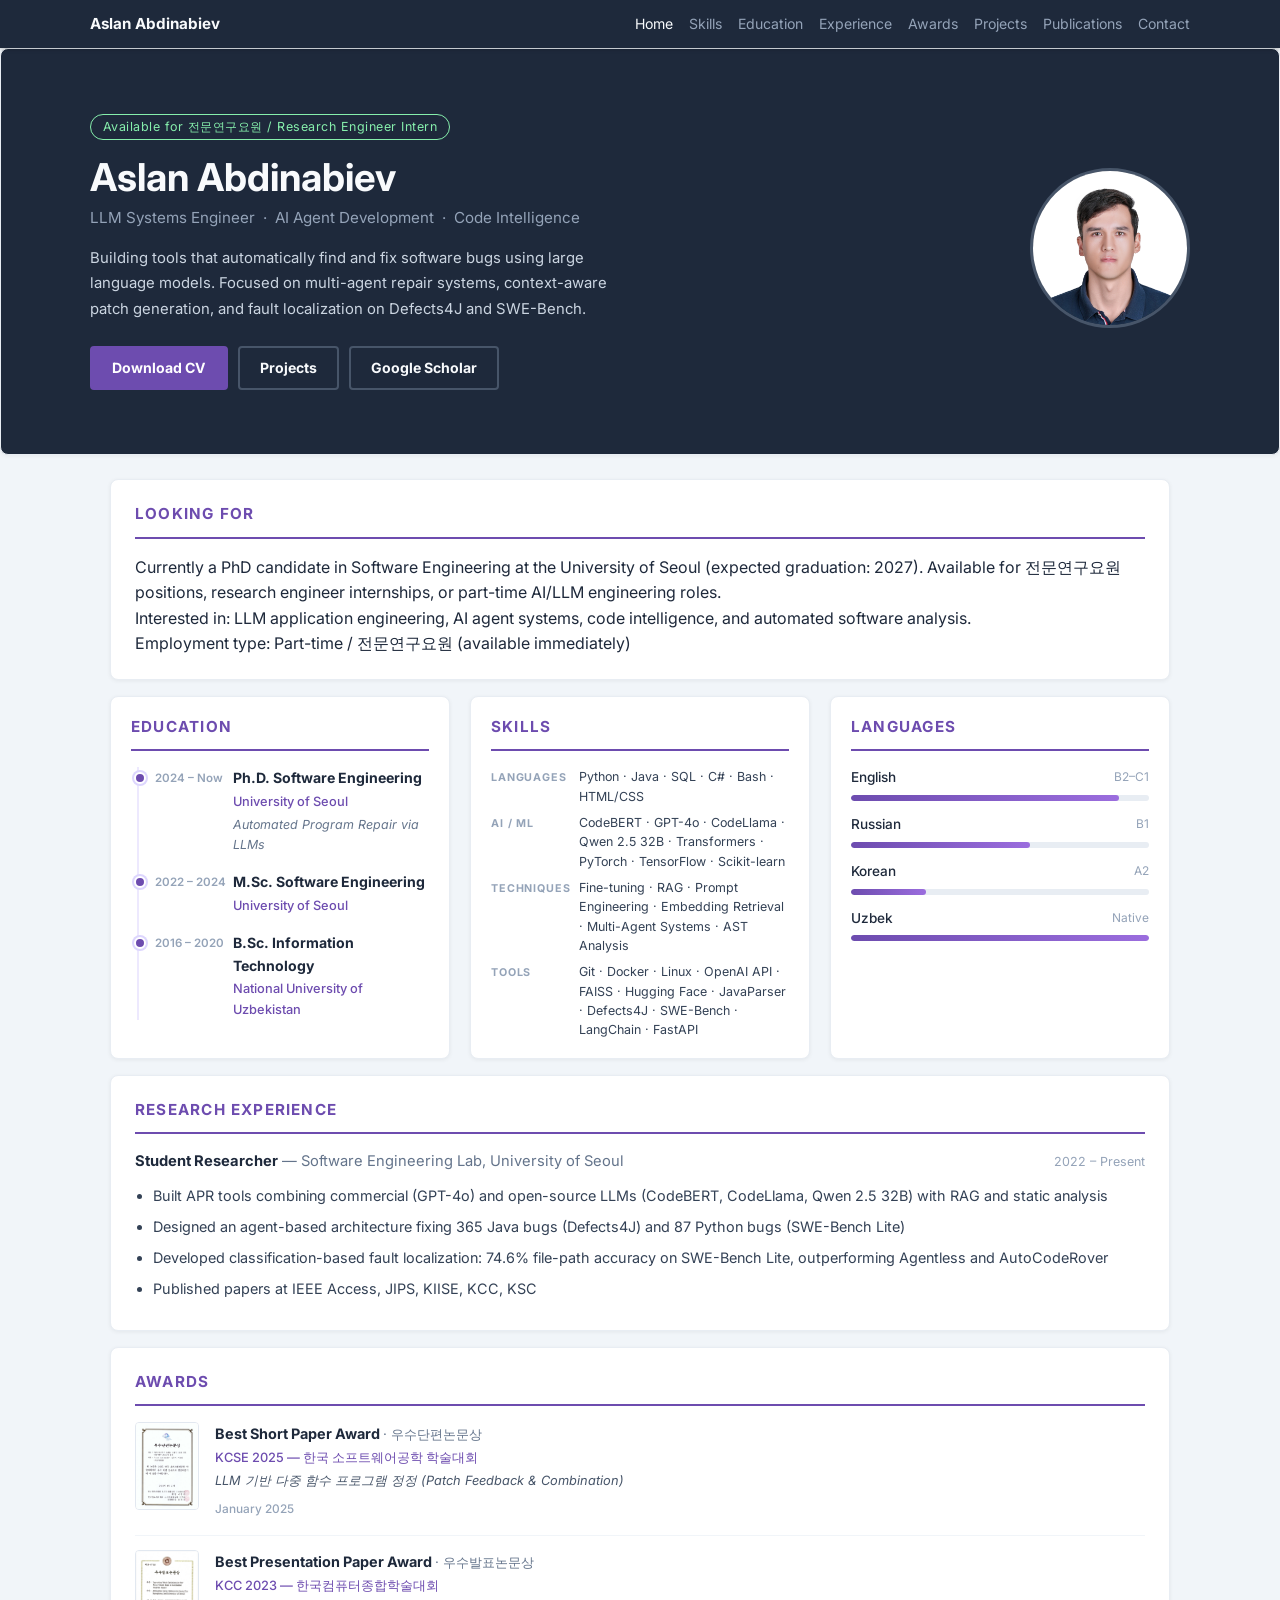
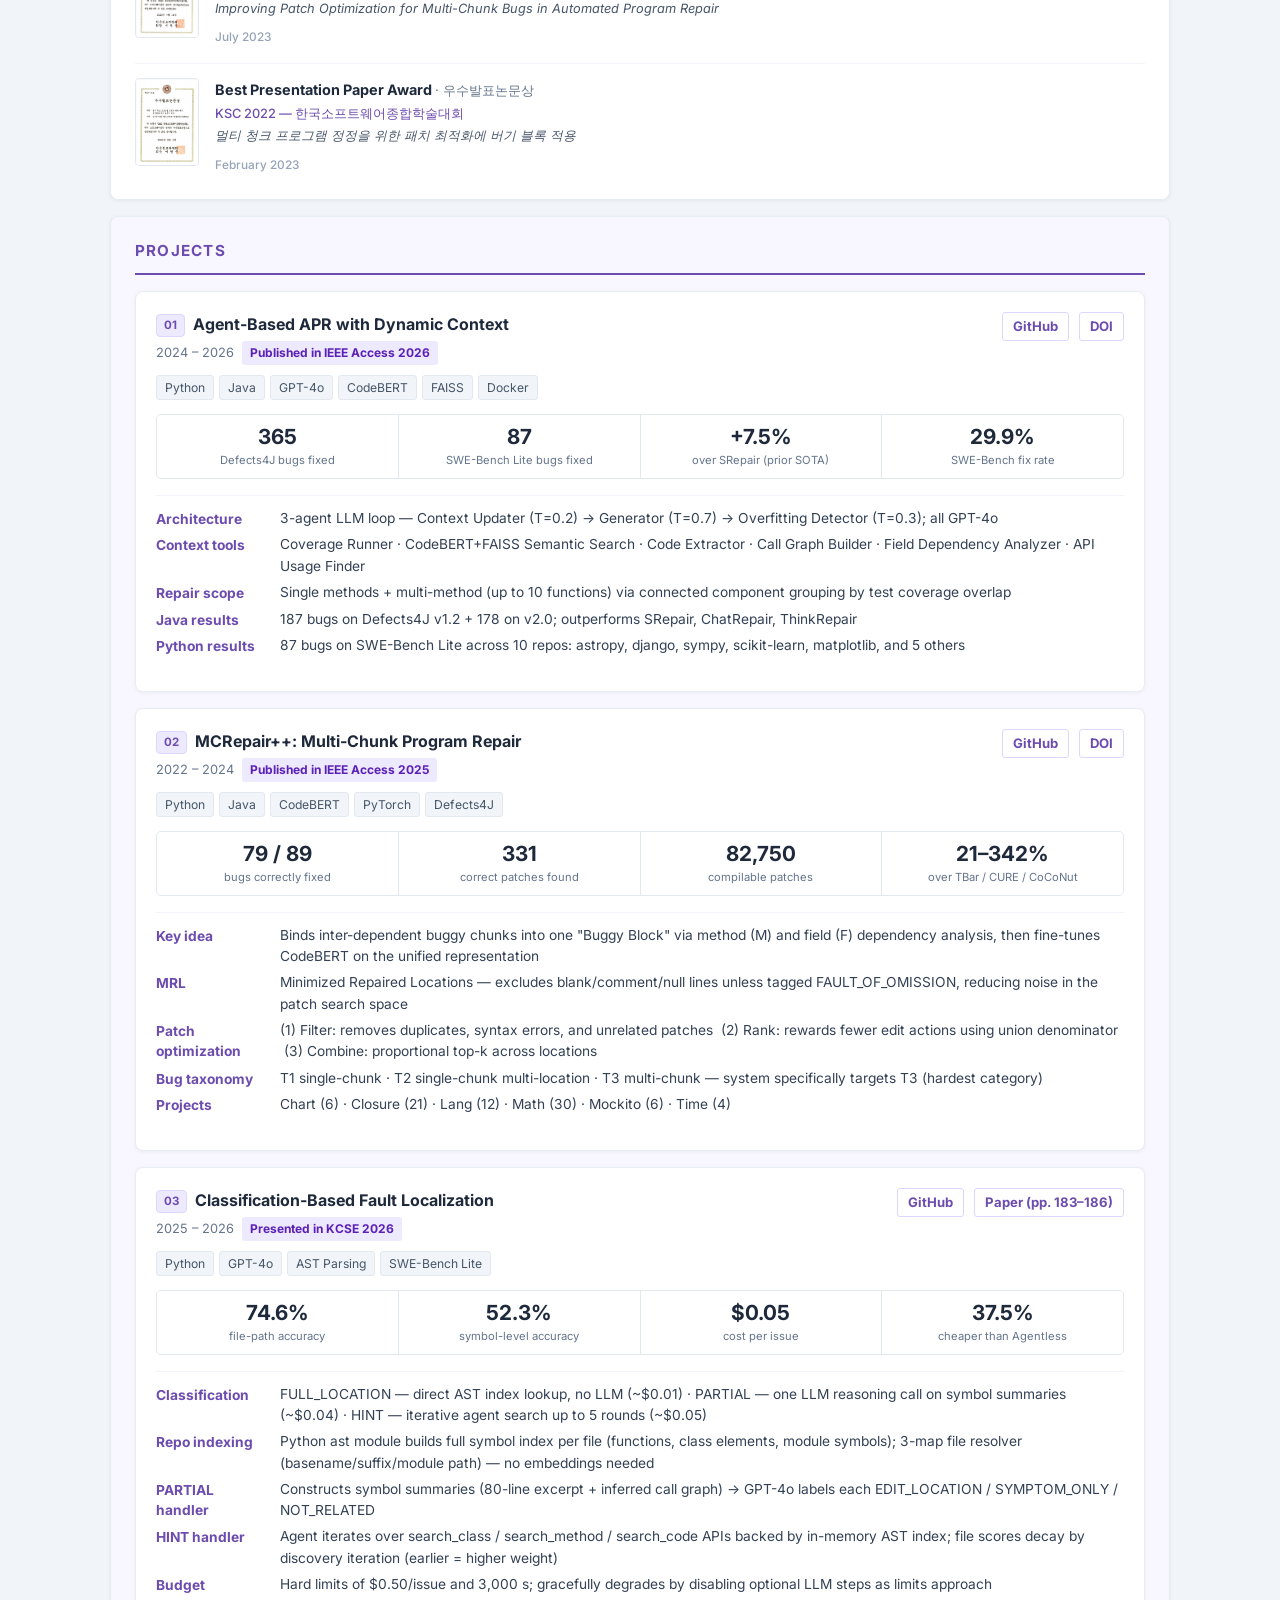
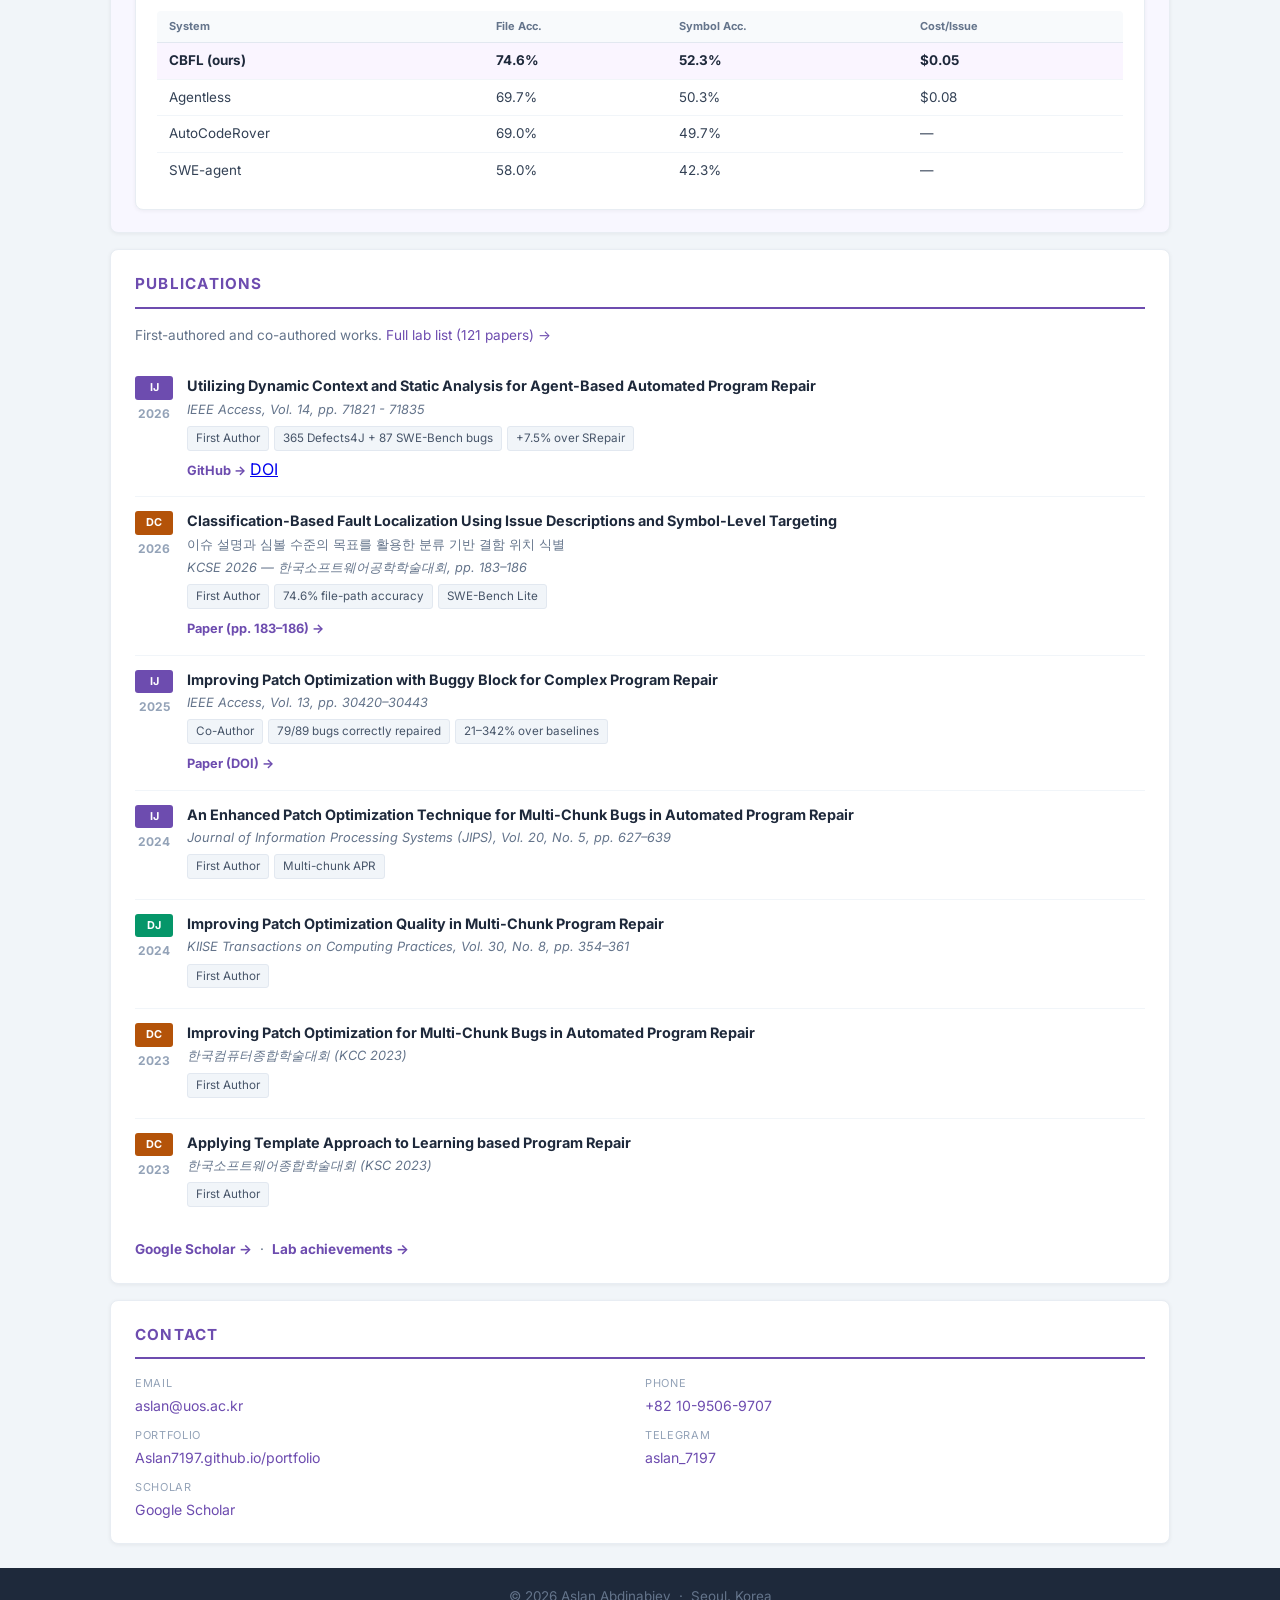
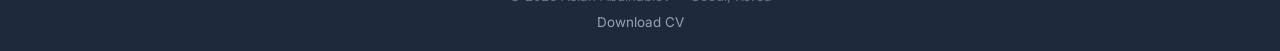
<file: index.html>
<!DOCTYPE html>
<html lang="en">
<head>
  <meta charset="UTF-8" />
  <meta name="viewport" content="width=device-width, initial-scale=1.0" />
  <title>Aslan Abdinabiev – LLM Research Engineer</title>
  <link rel="stylesheet" href="style.css" />
</head>
<body>

  <!-- Sticky Navigation -->
  <nav id="navbar">
    <div class="nav-inner">
      <span class="nav-name">Aslan Abdinabiev</span>
      <ul>
        <li><a href="#hero">Home</a></li>
        <li><a href="#skills">Skills</a></li>
        <li><a href="#education">Education</a></li>
        <li><a href="#research-experience">Experience</a></li>
        <li><a href="#awards">Awards</a></li>
        <li><a href="#projects">Projects</a></li>
        <li><a href="#publications">Publications</a></li>
        <li><a href="#contact">Contact</a></li>
      </ul>
    </div>
  </nav>

  <!-- Hero -->
  <section id="hero">
    <div class="hero-inner">
      <div class="hero-text">
        <p class="hero-badge">Available for 전문연구요원 / Research Engineer Intern</p>
        <h1>Aslan Abdinabiev</h1>
        <p class="hero-role">LLM Systems Engineer &nbsp;·&nbsp; AI Agent Development &nbsp;·&nbsp; Code Intelligence</p>
        <p class="hero-desc">
          Building tools that automatically find and fix software bugs using large language models.
          Focused on multi-agent repair systems, context-aware patch generation, and fault localization on Defects4J and SWE-Bench.
        </p>
        <div class="hero-buttons">
          <a href="files/Aslan_CV(2026.04).pdf" download class="btn btn-primary">Download CV</a>
          <a href="#projects" class="btn btn-outline">Projects</a>
          <a href="https://scholar.google.com/citations?hl=en&user=W-YakaQAAAAJ&view_op=list_works&sortby=pubdate" target="_blank" class="btn btn-outline">Google Scholar</a>
        </div>
      </div>
      <div class="hero-photo">
        <img src="photo.jpg" alt="Aslan Abdinabiev" />
      </div>
    </div>
  </section>

  <main>

    <!-- Looking For -->
    <section id="looking-for">
      <h2>Looking For</h2>
      <p>
        Currently a PhD candidate in Software Engineering at the University of Seoul
        (expected graduation: 2027). Available for 전문연구요원 positions,
        research engineer internships, or part-time AI/LLM engineering roles.
      </p>
      <p>
        Interested in: LLM application engineering, AI agent systems, code intelligence,
        and automated software analysis.
      </p>
      <p>
        Employment type: Part-time / 전문연구요원 (available immediately)
      </p>
    </section>

    <!-- ── Top row: Education · Skills · Languages ── -->
    <div class="top-row">

      <section id="education">
        <h2>Education</h2>
        <div class="edu-timeline">
          <div class="edu-item">
            <div class="edu-year">2024 – Now</div>
            <div class="edu-body">
              <p class="edu-degree">Ph.D. Software Engineering</p>
              <p class="edu-school"><a href="https://www.uos.ac.kr/main.do" target="_blank">University of Seoul</a></p>
              <p class="edu-note">Automated Program Repair via LLMs</p>
            </div>
          </div>
          <div class="edu-item">
            <div class="edu-year">2022 – 2024</div>
            <div class="edu-body">
              <p class="edu-degree">M.Sc. Software Engineering</p>
              <p class="edu-school"><a href="https://www.uos.ac.kr/main.do" target="_blank">University of Seoul</a></p>
            </div>
          </div>
          <div class="edu-item">
            <div class="edu-year">2016 – 2020</div>
            <div class="edu-body">
              <p class="edu-degree">B.Sc. Information Technology</p>
              <p class="edu-school"><a href="https://nuu.uz/en/" target="_blank">National University of Uzbekistan</a></p>
            </div>
          </div>
        </div>
      </section>

      <section id="skills">
        <h2>Skills</h2>
        <div class="skill-group">
          <span class="skill-label">Languages</span>
          <p>Python · Java · SQL · C# · Bash · HTML/CSS</p>
        </div>
        <div class="skill-group">
          <span class="skill-label">AI / ML</span>
          <p>CodeBERT · GPT-4o · CodeLlama · Qwen 2.5 32B · Transformers · PyTorch · TensorFlow · Scikit-learn</p>
        </div>
        <div class="skill-group">
          <span class="skill-label">Techniques</span>
          <p>Fine-tuning · RAG · Prompt Engineering · Embedding Retrieval · Multi-Agent Systems · AST Analysis</p>
        </div>
        <div class="skill-group">
          <span class="skill-label">Tools</span>
          <p>Git · Docker · Linux · OpenAI API · FAISS · Hugging Face · JavaParser · Defects4J · SWE-Bench · LangChain · FastAPI</p>
        </div>
      </section>

      <section id="languages">
        <h2>Languages</h2>
        <div class="language">
          <div class="lang-row"><span>English</span><span class="lang-level">B2–C1</span></div>
          <div class="progress-bar"><div class="progress" style="width:90%"></div></div>
        </div>
        <div class="language">
          <div class="lang-row"><span>Russian</span><span class="lang-level">B1</span></div>
          <div class="progress-bar"><div class="progress" style="width:60%"></div></div>
        </div>
        <div class="language">
          <div class="lang-row"><span>Korean</span><span class="lang-level">A2</span></div>
          <div class="progress-bar"><div class="progress" style="width:25%"></div></div>
        </div>
        <div class="language">
          <div class="lang-row"><span>Uzbek</span><span class="lang-level">Native</span></div>
          <div class="progress-bar"><div class="progress" style="width:100%"></div></div>
        </div>
      </section>

    </div><!-- /top-row -->

    <!-- ── Full-width sections ── -->

        <!-- Research Experience -->
        <section id="research-experience">
          <h2>Research Experience</h2>
          <div class="exp-header">
            <div>
              <strong>Student Researcher</strong>
              <span class="exp-org">— Software Engineering Lab, University of Seoul</span>
            </div>
            <span class="exp-date">2022 – Present</span>
          </div>
          <ul class="exp-bullets">
            <li>Built APR tools combining commercial (GPT-4o) and open-source LLMs (CodeBERT, CodeLlama, Qwen 2.5 32B) with RAG and static analysis</li>
            <li>Designed an agent-based architecture fixing 365 Java bugs (Defects4J) and 87 Python bugs (SWE-Bench Lite)</li>
            <li>Developed classification-based fault localization: 74.6% file-path accuracy on SWE-Bench Lite, outperforming Agentless and AutoCodeRover</li>
            <li>Published papers at IEEE Access, JIPS, KIISE, KCC, KSC</li>
          </ul>
        </section>

        <!-- Awards -->
        <section id="awards">
          <h2>Awards</h2>
          <div class="award-list">

            <div class="award-item">
              <a href="awards/KSCE2025.png" target="_blank" class="award-thumb-link">
                <img src="awards/KSCE2025.png" alt="Best Short Paper Award KCSE 2025" class="award-thumb" />
              </a>
              <div class="award-body">
                <p class="award-name">Best Short Paper Award <span class="award-kr">· 우수단편논문상</span></p>
                <p class="award-venue">KCSE 2025 — 한국 소프트웨어공학 학술대회</p>
                <p class="award-paper">LLM 기반 다중 함수 프로그램 정정 (Patch Feedback &amp; Combination)</p>
                <span class="award-date">January 2025</span>
              </div>
            </div>

            <div class="award-item">
              <a href="awards/KSC2023.png" target="_blank" class="award-thumb-link">
                <img src="awards/KSC2023.png" alt="Best Presentation Paper Award KCC 2023" class="award-thumb" />
              </a>
              <div class="award-body">
                <p class="award-name">Best Presentation Paper Award <span class="award-kr">· 우수발표논문상</span></p>
                <p class="award-venue">KCC 2023 — 한국컴퓨터종합학술대회</p>
                <p class="award-paper">Improving Patch Optimization for Multi-Chunk Bugs in Automated Program Repair</p>
                <span class="award-date">July 2023</span>
              </div>
            </div>

            <div class="award-item">
              <a href="awards/KCC2022.png" target="_blank" class="award-thumb-link">
                <img src="awards/KCC2022.png" alt="Best Presentation Paper Award KSC 2022" class="award-thumb" />
              </a>
              <div class="award-body">
                <p class="award-name">Best Presentation Paper Award <span class="award-kr">· 우수발표논문상</span></p>
                <p class="award-venue">KSC 2022 — 한국소프트웨어종합학술대회</p>
                <p class="award-paper">멀티 청크 프로그램 정정을 위한 패치 최적화에 버기 블록 적용</p>
                <span class="award-date">February 2023</span>
              </div>
            </div>

          </div>
        </section>

        <!-- Projects -->
        <section id="projects">
          <h2>Projects</h2>

          <!-- Project 1 -->
          <div class="project-card">
            <div class="proj-top">
              <div class="proj-title-block">
                <h3><span class="proj-num">01</span> Agent-Based APR with Dynamic Context</h3>
                <div class="proj-meta">
                  <span class="proj-year">2024 – 2026</span>
                  <span class="proj-chip">Published in IEEE Access 2026</span>
                </div>
              </div>
              <div class="proj-actions">
                <a href="https://github.com/soft7197/dcsa4apr" target="_blank">GitHub</a>
                <a href="https://doi.org/10.1109/ACCESS.2026.3691783" target="_blank">DOI</a>
              </div>
            </div>

            <div class="proj-stack">
              <span>Python</span><span>Java</span><span>GPT-4o</span><span>CodeBERT</span><span>FAISS</span><span>Docker</span>
            </div>

            <div class="proj-metrics">
              <div class="proj-metric">
                <strong>365</strong>
                <span>Defects4J bugs fixed</span>
              </div>
              <div class="proj-metric">
                <strong>87</strong>
                <span>SWE-Bench Lite bugs fixed</span>
              </div>
              <div class="proj-metric">
                <strong>+7.5%</strong>
                <span>over SRepair (prior SOTA)</span>
              </div>
              <div class="proj-metric">
                <strong>29.9%</strong>
                <span>SWE-Bench fix rate</span>
              </div>
            </div>

            <dl class="proj-specs">
              <dt>Architecture</dt>
              <dd>3-agent LLM loop — Context Updater (T=0.2) → Generator (T=0.7) → Overfitting Detector (T=0.3); all GPT-4o</dd>

              <dt>Context tools</dt>
              <dd>Coverage Runner · CodeBERT+FAISS Semantic Search · Code Extractor · Call Graph Builder · Field Dependency Analyzer · API Usage Finder</dd>

              <dt>Repair scope</dt>
              <dd>Single methods + multi-method (up to 10 functions) via connected component grouping by test coverage overlap</dd>

              <dt>Java results</dt>
              <dd>187 bugs on Defects4J v1.2 + 178 on v2.0; outperforms SRepair, ChatRepair, ThinkRepair</dd>

              <dt>Python results</dt>
              <dd>87 bugs on SWE-Bench Lite across 10 repos: astropy, django, sympy, scikit-learn, matplotlib, and 5 others</dd>
            </dl>
          </div>

          <!-- Project 2 -->
          <div class="project-card">
            <div class="proj-top">
              <div class="proj-title-block">
                <h3><span class="proj-num">02</span> MCRepair++: Multi-Chunk Program Repair</h3>
                <div class="proj-meta">
                  <span class="proj-year">2022 – 2024</span>
                  <span class="proj-chip">Published in IEEE Access 2025</span>
                </div>
              </div>
              <div class="proj-actions">
                <a href="https://github.com/kimjisung78/MCRepair-Plus-Plus" target="_blank">GitHub</a>
                <a href="https://doi.org/10.1109/ACCESS.2025.3541336" target="_blank">DOI</a>
              </div>
            </div>

            <div class="proj-stack">
              <span>Python</span><span>Java</span><span>CodeBERT</span><span>PyTorch</span><span>Defects4J</span>
            </div>

            <div class="proj-metrics">
              <div class="proj-metric">
                <strong>79 / 89</strong>
                <span>bugs correctly fixed</span>
              </div>
              <div class="proj-metric">
                <strong>331</strong>
                <span>correct patches found</span>
              </div>
              <div class="proj-metric">
                <strong>82,750</strong>
                <span>compilable patches</span>
              </div>
              <div class="proj-metric">
                <strong>21–342%</strong>
                <span>over TBar / CURE / CoCoNut</span>
              </div>
            </div>

            <dl class="proj-specs">
              <dt>Key idea</dt>
              <dd>Binds inter-dependent buggy chunks into one "Buggy Block" via method (M) and field (F) dependency analysis, then fine-tunes CodeBERT on the unified representation</dd>

              <dt>MRL</dt>
              <dd>Minimized Repaired Locations — excludes blank/comment/null lines unless tagged FAULT_OF_OMISSION, reducing noise in the patch search space</dd>

              <dt>Patch optimization</dt>
              <dd>(1) Filter: removes duplicates, syntax errors, and unrelated patches &nbsp;(2) Rank: rewards fewer edit actions using union denominator &nbsp;(3) Combine: proportional top-k across locations</dd>

              <dt>Bug taxonomy</dt>
              <dd>T1 single-chunk · T2 single-chunk multi-location · T3 multi-chunk — system specifically targets T3 (hardest category)</dd>

              <dt>Projects</dt>
              <dd>Chart (6) · Closure (21) · Lang (12) · Math (30) · Mockito (6) · Time (4)</dd>
            </dl>
          </div>

          <!-- Project 3 -->
          <div class="project-card">
            <div class="proj-top">
              <div class="proj-title-block">
                <h3><span class="proj-num">03</span> Classification-Based Fault Localization</h3>
                <div class="proj-meta">
                  <span class="proj-year">2025 – 2026</span>
                  <span class="proj-chip">Presented in KCSE 2026</span>
                </div>
              </div>
              <div class="proj-actions">
                <a href="https://github.com/soft7197/cbfl" target="_blank">GitHub</a>
                <a href="https://kcse.sigsoft.or.kr/2026/files/KCSE-2026-proceedings.pdf" target="_blank">Paper (pp. 183–186)</a>
              </div>
            </div>

            <div class="proj-stack">
              <span>Python</span><span>GPT-4o</span><span>AST Parsing</span><span>SWE-Bench Lite</span>
            </div>

            <div class="proj-metrics">
              <div class="proj-metric">
                <strong>74.6%</strong>
                <span>file-path accuracy</span>
              </div>
              <div class="proj-metric">
                <strong>52.3%</strong>
                <span>symbol-level accuracy</span>
              </div>
              <div class="proj-metric">
                <strong>$0.05</strong>
                <span>cost per issue</span>
              </div>
              <div class="proj-metric">
                <strong>37.5%</strong>
                <span>cheaper than Agentless</span>
              </div>
            </div>

            <dl class="proj-specs">
              <dt>Classification</dt>
              <dd>FULL_LOCATION — direct AST index lookup, no LLM (~$0.01) · PARTIAL — one LLM reasoning call on symbol summaries (~$0.04) · HINT — iterative agent search up to 5 rounds (~$0.05)</dd>

              <dt>Repo indexing</dt>
              <dd>Python ast module builds full symbol index per file (functions, class elements, module symbols); 3-map file resolver (basename/suffix/module path) — no embeddings needed</dd>

              <dt>PARTIAL handler</dt>
              <dd>Constructs symbol summaries (80-line excerpt + inferred call graph) → GPT-4o labels each EDIT_LOCATION / SYMPTOM_ONLY / NOT_RELATED</dd>

              <dt>HINT handler</dt>
              <dd>Agent iterates over search_class / search_method / search_code APIs backed by in-memory AST index; file scores decay by discovery iteration (earlier = higher weight)</dd>

              <dt>Budget</dt>
              <dd>Hard limits of $0.50/issue and 3,000 s; gracefully degrades by disabling optional LLM steps as limits approach</dd>
            </dl>

            <table class="cmp-table">
              <thead>
                <tr><th>System</th><th>File Acc.</th><th>Symbol Acc.</th><th>Cost/Issue</th></tr>
              </thead>
              <tbody>
                <tr class="ours"><td><strong>CBFL (ours)</strong></td><td><strong>74.6%</strong></td><td><strong>52.3%</strong></td><td><strong>$0.05</strong></td></tr>
                <tr><td>Agentless</td><td>69.7%</td><td>50.3%</td><td>$0.08</td></tr>
                <tr><td>AutoCodeRover</td><td>69.0%</td><td>49.7%</td><td>—</td></tr>
                <tr><td>SWE-agent</td><td>58.0%</td><td>42.3%</td><td>—</td></tr>
              </tbody>
            </table>
          </div>
        </section>

        <!-- Publications -->
        <section id="publications">
          <h2>Publications</h2>
          <p class="pub-note">
            First-authored and co-authored works.
            <a href="https://selab.uos.ac.kr/lab-achievements" target="_blank">Full lab list (121 papers) →</a>
          </p>

          <div class="pub-list">
            <div class="pub-item">
              <div class="pub-left">
                <span class="pub-badge ij">IJ</span>
                <span class="pub-year">2026</span>
              </div>
              <div class="pub-right">
                <p class="pub-title">Utilizing Dynamic Context and Static Analysis for Agent-Based Automated Program Repair</p>
                <p class="pub-venue">IEEE Access, Vol. 14, pp. 71821 - 71835</p>
                <div class="pub-chips">
                  <span>First Author</span><span>365 Defects4J + 87 SWE-Bench bugs</span><span>+7.5% over SRepair</span>
                </div>
                <a href="https://github.com/soft7197/dcsa4apr" target="_blank" class="pub-link">GitHub →</a>
                <a href="https://doi.org/10.1109/ACCESS.2026.3691783" target="_blank">DOI</a>
              </div>
            </div>

            
            <div class="pub-item">
              <div class="pub-left">
                <span class="pub-badge dc">DC</span>
                <span class="pub-year">2026</span>
              </div>
              <div class="pub-right">
                <p class="pub-title">Classification-Based Fault Localization Using Issue Descriptions and Symbol-Level Targeting</p>
                <p class="pub-title-kr">이슈 설명과 심볼 수준의 목표를 활용한 분류 기반 결함 위치 식별</p>
                <p class="pub-venue">KCSE 2026 — 한국소프트웨어공학학술대회, pp. 183–186</p>
                <div class="pub-chips">
                  <span>First Author</span><span>74.6% file-path accuracy</span><span>SWE-Bench Lite</span>
                </div>
                <a href="https://kcse.sigsoft.or.kr/2026/files/KCSE-2026-proceedings.pdf" target="_blank" class="pub-link">Paper (pp. 183–186) →</a>
              </div>
            </div>


            <div class="pub-item">
              <div class="pub-left">
                <span class="pub-badge ij">IJ</span>
                <span class="pub-year">2025</span>
              </div>
              <div class="pub-right">
                <p class="pub-title">Improving Patch Optimization with Buggy Block for Complex Program Repair</p>
                <p class="pub-venue">IEEE Access, Vol. 13, pp. 30420–30443</p>
                <div class="pub-chips">
                  <span>Co-Author</span><span>79/89 bugs correctly repaired</span><span>21–342% over baselines</span>
                </div>
                <a href="https://doi.org/10.1109/ACCESS.2025.3541336" target="_blank" class="pub-link">Paper (DOI) →</a>
              </div>
            </div>

            <div class="pub-item">
              <div class="pub-left">
                <span class="pub-badge ij">IJ</span>
                <span class="pub-year">2024</span>
              </div>
              <div class="pub-right">
                <p class="pub-title">An Enhanced Patch Optimization Technique for Multi-Chunk Bugs in Automated Program Repair</p>
                <p class="pub-venue">Journal of Information Processing Systems (JIPS), Vol. 20, No. 5, pp. 627–639</p>
                <div class="pub-chips">
                  <span>First Author</span><span>Multi-chunk APR</span>
                </div>
              </div>
            </div>

            <div class="pub-item">
              <div class="pub-left">
                <span class="pub-badge dj">DJ</span>
                <span class="pub-year">2024</span>
              </div>
              <div class="pub-right">
                <p class="pub-title">Improving Patch Optimization Quality in Multi-Chunk Program Repair</p>
                <p class="pub-venue">KIISE Transactions on Computing Practices, Vol. 30, No. 8, pp. 354–361</p>
                <div class="pub-chips">
                  <span>First Author</span>
                </div>
              </div>
            </div>

            <div class="pub-item">
              <div class="pub-left">
                <span class="pub-badge dc">DC</span>
                <span class="pub-year">2023</span>
              </div>
              <div class="pub-right">
                <p class="pub-title">Improving Patch Optimization for Multi-Chunk Bugs in Automated Program Repair</p>
                <p class="pub-venue">한국컴퓨터종합학술대회 (KCC 2023)</p>
                <div class="pub-chips"><span>First Author</span></div>
              </div>
            </div>

            <div class="pub-item">
              <div class="pub-left">
                <span class="pub-badge dc">DC</span>
                <span class="pub-year">2023</span>
              </div>
              <div class="pub-right">
                <p class="pub-title">Applying Template Approach to Learning based Program Repair</p>
                <p class="pub-venue">한국소프트웨어종합학술대회 (KSC 2023)</p>
                <div class="pub-chips"><span>First Author</span></div>
              </div>
            </div>

          </div>

          <p class="pub-footer-links">
            <a href="https://scholar.google.com/citations?hl=en&user=W-YakaQAAAAJ&view_op=list_works&sortby=pubdate" target="_blank">Google Scholar →</a>
            &nbsp;·&nbsp;
            <a href="https://selab.uos.ac.kr/lab-achievements" target="_blank">Lab achievements →</a>
          </p>
        </section>

        <!-- Contact -->
        <section id="contact">
          <h2>Contact</h2>
          <div class="contact-grid">
            <div class="contact-item"><span>Email</span><a href="mailto:aslan@uos.ac.kr">aslan@uos.ac.kr</a></div>
            <div class="contact-item"><span>Phone</span><a href="tel:+821095069707">+82 10-9506-9707</a></div>
            <div class="contact-item"><span>Portfolio</span><a href="https://Aslan7197.github.io/portfolio" target="_blank">Aslan7197.github.io/portfolio</a></div>
            <div class="contact-item"><span>Telegram</span><a href="https://t.me/aslan_7197" target="_blank">aslan_7197</a></div>
            <div class="contact-item"><span>Scholar</span><a href="https://scholar.google.com/citations?hl=en&user=W-YakaQAAAAJ&view_op=list_works&sortby=pubdate" target="_blank">Google Scholar</a></div>
          </div>
        </section>

  </main>

  <footer>
    <p>&copy; 2026 Aslan Abdinabiev &nbsp;·&nbsp; Seoul, Korea</p>
    <p><a href="files/Aslan_CV(2026.04).pdf" download>Download CV</a></p>
  </footer>

  <script src="script.js"></script>
</body>
</html>
</file>
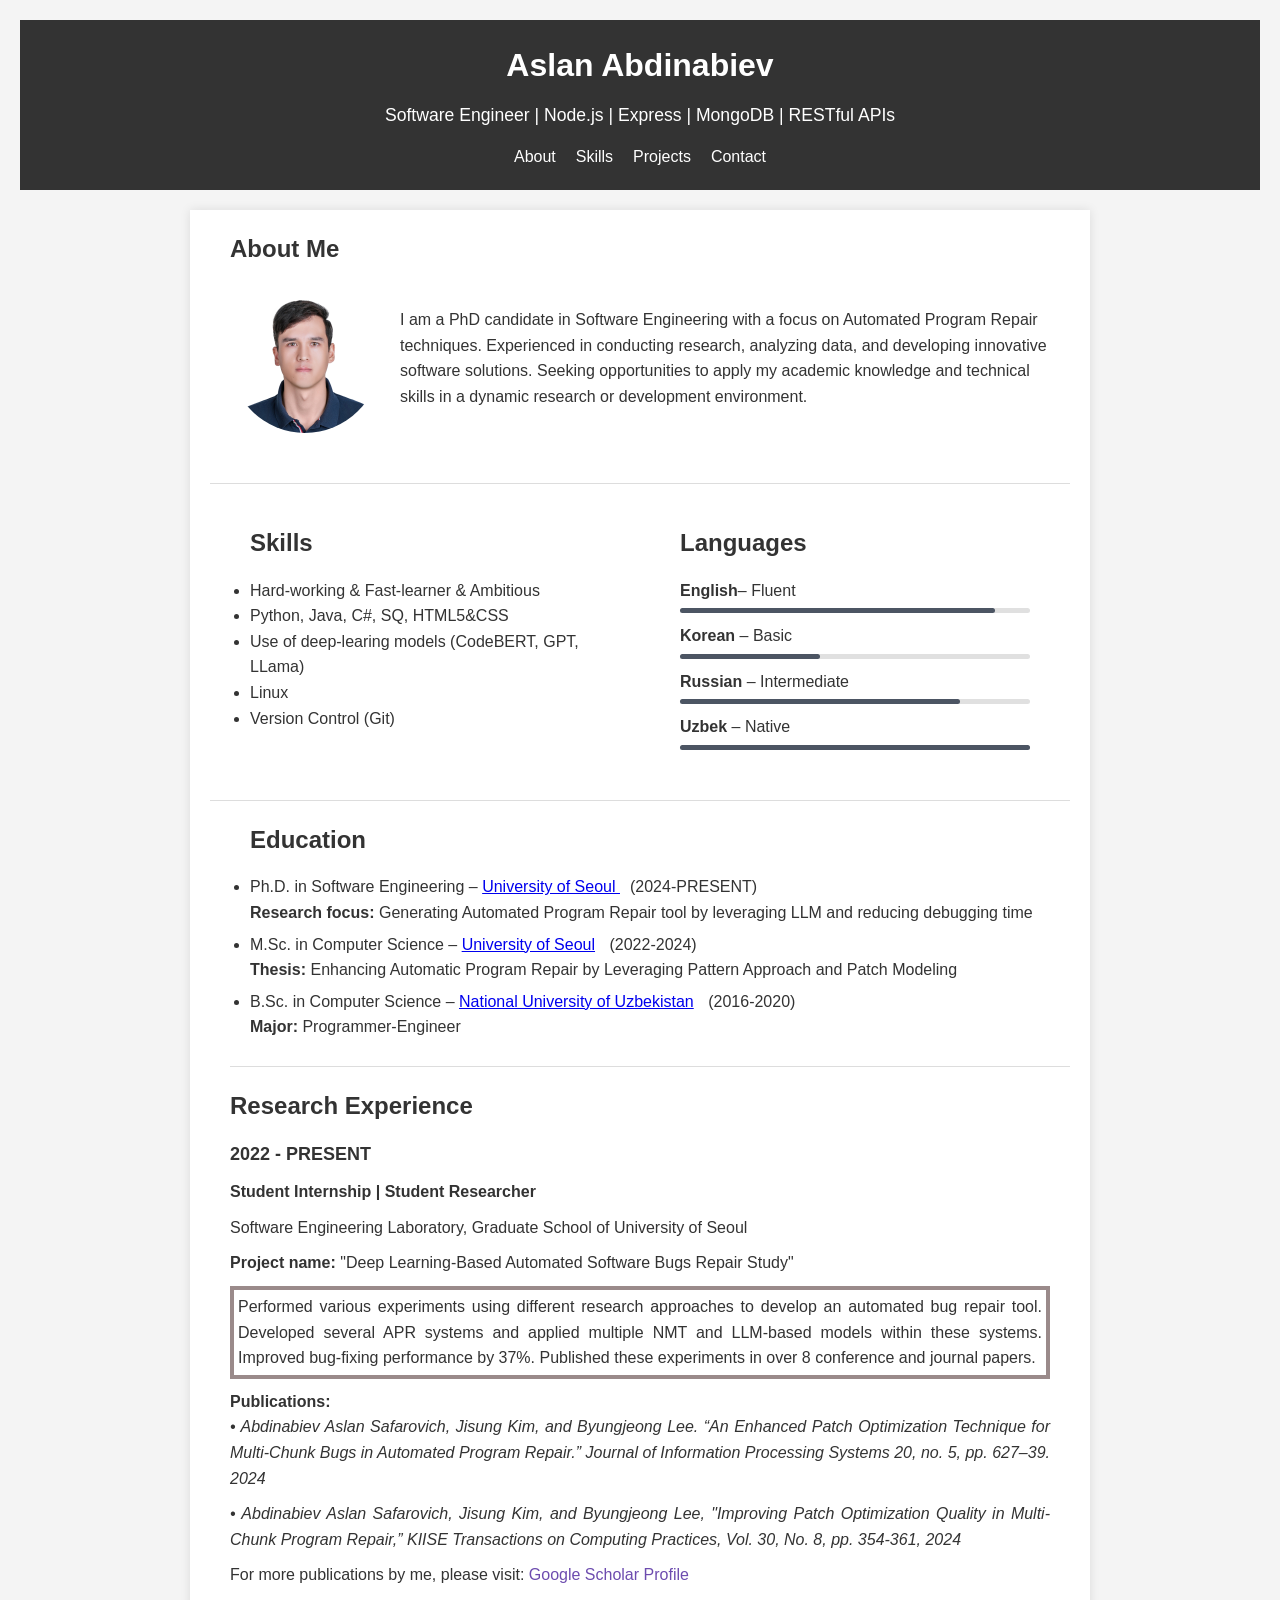
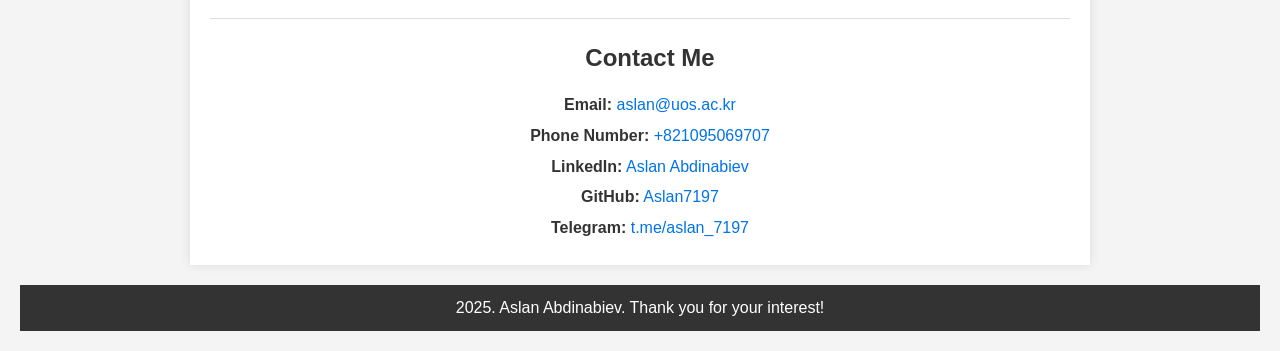
<file: frontend/index.html>
<!DOCTYPE html>
<html lang="en">
<head>
  <meta charset="UTF-8" />
  <meta name="viewport" content="width=device-width, initial-scale=1.0" />
  <title>Aslan - Software Engineer</title>
  <link rel="stylesheet" href="style.css" />
</head>
<body>
  <header>
    <h1>Aslan Abdinabiev</h1>
    <p>Software Engineer | Node.js | Express | MongoDB | RESTful APIs</p>
    <nav>
      <ul>
        <li><a href="#about">About</a></li>
        <li><a href="#skills">Skills</a></li>
        <li><a href="#projects">Projects</a></li>
        <li><a href="#contact">Contact</a></li>
      </ul>
    </nav>
  </header>

  <main>
    <!-- About Section -->
    <section id="about">
        <h2>About Me</h2>
        <div class="about-container">
          <img src="photo.jpg" alt="My Photo" class="profile-photo" />
          <p>
            I am a PhD candidate in Software Engineering with a focus on Automated Program Repair techniques. Experienced in conducting research, analyzing data, and developing innovative software solutions. Seeking opportunities to apply my academic knowledge and technical skills in a dynamic research or development environment.
         </p>
        </div>
    </section>

    <section class="skills-languages-container">    
    <!-- Skills Section -->
    <section id="skills", style="border-bottom: 0cap;">
      <h2>Skills</h2>
      <ul>
        <li>Hard-working &amp; Fast-learner &amp; Ambitious</li>
        <li>Python, Java, C#, SQ, HTML5&CSS</li>
        <li>Use of deep-learing models (CodeBERT, GPT, LLama)</li>
        <li>Linux</li>
        <li>Version Control (Git)</li>
      </ul>
    </section>

    <section id="languages">
      <h2>Languages</h2>
      <div class="language">
        <span><strong>English</strong>– Fluent</span>
        <div class="progress-bar">
          <div class="progress" style="width: 90%;"></div> 
        </div>
      </div>
      <div class="language">
        <span><strong>Korean</strong> – Basic</span>
        <div class="progress-bar">
          <div class="progress" style="width: 40%;"></div> 
        </div>
      </div>
      <div class="language">
        <span><strong>Russian</strong> – Intermediate</span>
        <div class="progress-bar">
          <div class="progress" style="width: 80%;"></div> 
        </div>
      </div>
      <div class="language">
        <span><strong>Uzbek</strong> – Native</span>
        <div class="progress-bar">
          <div class="progress" style="width: 100%;"></div> 
        </div>
      </div>
    </section>
  </section>

    <section id="education" style="margin-left: 20px;">
      <h2>Education</h2>
      <ul>
        <li>
          Ph.D. in Software Engineering – 
          <a href="https://www.uos.ac.kr/main.do" target="_blank">University of Seoul </a> <span class="year">(2024-PRESENT)</span>
          <p style="margin-bottom: 6px;"><strong>Research focus:</strong> Generating Automated Program Repair tool by leveraging LLM and reducing debugging time</p>
        </li>
        <li>
          M.Sc. in Computer Science – 
          <a href="https://www.uos.ac.kr/main.do" target="_blank">University of Seoul</a> <span class="year">(2022-2024)</span>
          <p style="margin-bottom: 6px;"><strong>Thesis: </strong> Enhancing Automatic Program Repair by Leveraging Pattern Approach and Patch Modeling</p>
        </li>
        <li>
          B.Sc. in Computer Science – 
          <a href="https://nuu.uz/en/" target="_blank">National University of Uzbekistan</a> <span class="year">(2016-2020)</span>
          <p style="margin-bottom: 6px;"><strong>Major:</strong> Programmer-Engineer</p>
        </li>
      </ul>
    </section>
  
    
    <section id="research-experience">
      <h2>Research Experience</h2>
      <div class="experience">
        <h3>2022 - PRESENT</h3>
        <p><strong>Student Internship | Student Researcher</strong></p>
        <p>Software Engineering Laboratory, Graduate School of University of Seoul</p>
        <p><strong>Project name:</strong> "Deep Learning-Based Automated Software Bugs Repair Study"</p>
        <p style="border: 4px solid #9a8a8a; padding: 4px; ">Performed various experiments using different research approaches to develop an automated bug repair tool. Developed several APR systems and applied multiple NMT and LLM-based models within these systems. Improved bug-fixing performance by 37%. Published these experiments in over 8 conference and journal papers.</p>
        
        <h4>Publications:</h4>
        <ul class="italic-text">
          <li>• Abdinabiev Aslan Safarovich, Jisung Kim, and Byungjeong Lee. “An Enhanced Patch Optimization Technique for Multi-Chunk Bugs in Automated Program Repair.” Journal of Information Processing Systems 20, no. 5, pp. 627–39. 2024</li>
          <li>• Abdinabiev Aslan Safarovich, Jisung Kim, and Byungjeong Lee, "Improving Patch Optimization Quality in Multi-Chunk Program Repair,” KIISE Transactions on Computing Practices, Vol. 30, No. 8, pp. 354-361, 2024</li>
        </ul>
        
        <p>For more publications by me, please visit: 
          <a href="https://scholar.google.com/citations?user=W-YakaQAAAAJ&hl=en" target="_blank">
            Google Scholar Profile
          </a>
        </p>
      </div>
    </section>
    

    <!-- Contact Section -->
<!-- Contact Section -->
<section id="contact" style="margin-left: 20px; text-align: center;">
  <h2>Contact Me</h2>
  <div class="contact-item">
    <strong>Email:</strong> 
    <a href="mailto:aslan@uos.ac.kr">aslan@uos.ac.kr</a>
  </div>
  <div class="contact-item">
    <strong>Phone Number:</strong> 
    <a href="tel:+821095069707">+821095069707</a>
  </div>
  <div class="contact-item">
    <strong>LinkedIn:</strong> 
    <a href="https://www.linkedin.com/in/aslan-abdinabiyev-b13965205/" target="_blank">Aslan Abdinabiev</a>
  </div>
  <div class="contact-item">
    <strong>GitHub:</strong> 
    <a href="https://github.com/Aslan7197" target="_blank">Aslan7197</a>
  </div>
  <div class="contact-item">
    <strong>Telegram:</strong> 
    <a href="https://t.me/aslan_7197" target="_blank">t.me/aslan_7197</a>
  </div>
</section>


  </main>

  <footer>
    <p> 2025. Aslan Abdinabiev. Thank you for your interest!</p>
  </footer>

  <script src="script.js"></script>
</body>
</html>
</file>
<file: style.css>
@import url('https://fonts.googleapis.com/css2?family=Inter:wght@400;500;600;700&display=swap');

/* ── Reset ── */
* { margin: 0; padding: 0; box-sizing: border-box; }
html { scroll-behavior: smooth; }

body {
  font-family: 'Inter', Arial, sans-serif;
  line-height: 1.6;
  color: #1e293b;
  background: #f1f5f9;
}

/* ── Navbar ── */
#navbar {
  position: sticky;
  top: 0;
  z-index: 100;
  background: #1e293b;
  padding: 11px 24px;
  box-shadow: 0 1px 4px rgba(0,0,0,0.25);
}
.nav-inner {
  max-width: 1100px;
  margin: 0 auto;
  display: flex;
  align-items: center;
  justify-content: space-between;
  gap: 12px;
  flex-wrap: wrap;
}
.nav-name { color: #f8fafc; font-weight: bold; font-size: 0.95em; }
#navbar ul { list-style: none; display: flex; flex-wrap: wrap; gap: 4px 16px; }
#navbar ul li a { color: #94a3b8; text-decoration: none; font-size: 0.88em; transition: color 0.15s; }
#navbar ul li a:hover,
#navbar ul li a.active { color: #f8fafc; }

/* ── Hero ── */
#hero {
  background: #1e293b;
  color: #f8fafc;
  padding: 64px 24px;
}
.hero-inner {
  max-width: 1100px;
  margin: 0 auto;
  display: flex;
  align-items: center;
  gap: 48px;
  flex-wrap: wrap;
}
.hero-text { flex: 1; min-width: 280px; }
.hero-badge {
  display: inline-block;
  font-size: 0.78em;
  color: #86efac;
  border: 1px solid #86efac;
  border-radius: 20px;
  padding: 2px 12px;
  margin-bottom: 14px;
  letter-spacing: 0.04em;
}
.hero-text h1 { font-size: 2.4em; font-weight: bold; margin-bottom: 6px; line-height: 1.2; }
.hero-role { color: #94a3b8; font-size: 0.95em; margin-bottom: 16px; }
.hero-desc { color: #cbd5e1; font-size: 0.93em; line-height: 1.7; margin-bottom: 24px; max-width: 520px; }
.hero-buttons { display: flex; flex-wrap: wrap; gap: 10px; }
.btn {
  display: inline-block;
  padding: 9px 20px;
  border-radius: 4px;
  font-size: 0.88em;
  font-weight: bold;
  text-decoration: none;
  transition: background 0.15s, border-color 0.15s;
}
.btn-primary { background: #6d4caf; color: #fff; border: 2px solid #6d4caf; }
.btn-primary:hover { background: #5b3fa0; border-color: #5b3fa0; }
.btn-outline { background: transparent; color: #f8fafc; border: 2px solid #475569; }
.btn-outline:hover { border-color: #94a3b8; }

.hero-photo img {
  width: 160px; height: 160px;
  border-radius: 50%;
  object-fit: cover;
  border: 3px solid #475569;
}

/* ── Main layout ── */
main {
  max-width: 1100px;
  margin: 24px auto;
  padding: 0 20px;
}

/* Top 3-column row: Education · Skills · Languages */
.top-row {
  display: grid;
  grid-template-columns: repeat(3, 1fr);
  gap: 20px;
  margin-bottom: 16px;
  align-items: stretch;
}
.top-row section { margin-bottom: 0; height: 100%; }

/* ── Section base ── */
section {
  background: #fff;
  border: 1px solid #e8edf3;
  border-radius: 8px;
  padding: 22px 24px;
  margin-bottom: 16px;
  box-shadow: 0 1px 4px rgba(0,0,0,0.06);
  transition: box-shadow 0.2s;
}
section:last-child { margin-bottom: 0; }
section h2 {
  font-size: 0.95em;
  font-weight: 700;
  text-transform: uppercase;
  letter-spacing: 0.08em;
  color: #6d4caf;
  margin-bottom: 16px;
  padding-bottom: 10px;
  border-bottom: 2px solid #6d4caf;
}

/* ── Research Experience ── */
.exp-header {
  display: flex;
  justify-content: space-between;
  align-items: baseline;
  flex-wrap: wrap;
  gap: 6px;
  margin-bottom: 10px;
  font-size: 0.92em;
}
.exp-org { color: #64748b; }
.exp-date { font-size: 0.85em; color: #94a3b8; white-space: nowrap; }
.exp-bullets {
  list-style: disc;
  padding-left: 18px;
}
.exp-bullets li {
  font-size: 0.9em;
  color: #334155;
  margin-bottom: 8px;
  line-height: 1.6;
}

/* Projects section tinted background */
#projects { background: #f8f7ff; }

/* Project number badge */
.proj-num {
  display: inline-block;
  font-size: 0.72em;
  font-weight: 700;
  color: #6d4caf;
  background: #ede9fe;
  border: 1px solid #ddd6fe;
  border-radius: 4px;
  padding: 1px 7px;
  margin-right: 4px;
  vertical-align: middle;
}

/* ── Project Cards ── */
.project-card {
  border: 1px solid #e8edf3;
  border-radius: 8px;
  padding: 20px;
  margin-bottom: 16px;
  background: #fff;
  box-shadow: 0 1px 4px rgba(0,0,0,0.05);
  transition: box-shadow 0.2s, border-color 0.2s;
}
.project-card:hover {
  box-shadow: 0 4px 16px rgba(109,76,175,0.1);
  border-color: #ddd6fe;
}
.project-card:last-child { margin-bottom: 0; }

.proj-top {
  display: flex;
  justify-content: space-between;
  align-items: flex-start;
  gap: 12px;
  margin-bottom: 10px;
  flex-wrap: wrap;
}
.proj-title-block h3 { font-size: 1em; color: #1e293b; margin-bottom: 4px; }
.proj-meta { display: flex; gap: 8px; align-items: center; flex-wrap: wrap; }
.proj-year { font-size: 0.8em; color: #64748b; }
.proj-chip {
  font-size: 0.75em;
  background: #ede9fe;
  color: #5b21b6;
  padding: 2px 8px;
  border-radius: 3px;
  font-weight: bold;
}
.proj-actions { display: flex; gap: 10px; flex-shrink: 0; }
.proj-actions a {
  font-size: 0.82em;
  color: #6d4caf;
  text-decoration: none;
  font-weight: bold;
  border: 1px solid #ddd6fe;
  padding: 3px 10px;
  border-radius: 3px;
  transition: background 0.15s;
}
.proj-actions a:hover { background: #f5f3ff; }

/* Stack badges */
.proj-stack {
  display: flex;
  flex-wrap: wrap;
  gap: 5px;
  margin-bottom: 14px;
}
.proj-stack span {
  font-size: 0.76em;
  background: #f1f5f9;
  color: #475569;
  padding: 2px 8px;
  border-radius: 3px;
  border: 1px solid #e2e8f0;
}

/* Metrics row */
.proj-metrics {
  display: grid;
  grid-template-columns: repeat(4, 1fr);
  gap: 1px;
  background: #e2e8f0;
  border: 1px solid #e2e8f0;
  border-radius: 5px;
  overflow: hidden;
  margin-bottom: 16px;
}
.proj-metric {
  background: #fff;
  padding: 10px 12px;
  text-align: center;
}
.proj-metric strong {
  display: block;
  font-size: 1.3em;
  color: #1e293b;
  line-height: 1.2;
}
.proj-metric span {
  display: block;
  font-size: 0.7em;
  color: #64748b;
  margin-top: 3px;
  line-height: 1.3;
}

/* Spec sheet (definition list) */
.proj-specs {
  display: grid;
  grid-template-columns: 110px 1fr;
  gap: 5px 14px;
  font-size: 0.86em;
  margin-bottom: 14px;
  border-top: 1px solid #f1f5f9;
  padding-top: 12px;
}
.proj-specs dt {
  color: #6d4caf;
  font-weight: bold;
  padding-top: 1px;
  line-height: 1.5;
}
.proj-specs dd {
  color: #334155;
  line-height: 1.55;
}

/* Comparison table */
.cmp-table {
  width: 100%;
  border-collapse: collapse;
  font-size: 0.84em;
  border-radius: 5px;
  overflow: hidden;
  border: 1px solid #e2e8f0;
}
.cmp-table th {
  background: #f8fafc;
  text-align: left;
  padding: 7px 12px;
  font-size: 0.82em;
  color: #64748b;
  font-weight: bold;
  border-bottom: 1px solid #e2e8f0;
}
.cmp-table td {
  padding: 7px 12px;
  border-bottom: 1px solid #f1f5f9;
  color: #334155;
}
.cmp-table tbody tr:last-child td { border-bottom: none; }
.cmp-table tr.ours { background: #faf5ff; }
.cmp-table tr.ours td { color: #1e293b; }

/* ── Awards ── */
.award-list { display: flex; flex-direction: column; }
.award-item {
  display: flex;
  align-items: flex-start;
  gap: 16px;
  padding: 14px 0;
  border-bottom: 1px solid #f1f5f9;
}
.award-item:last-child { border-bottom: none; padding-bottom: 0; }
.award-item:first-child { padding-top: 0; }
.award-thumb-link { flex-shrink: 0; }
.award-thumb {
  width: 64px;
  height: 88px;
  object-fit: cover;
  object-position: top;
  border: 1px solid #e2e8f0;
  border-radius: 4px;
  display: block;
  transition: opacity 0.15s;
}
.award-thumb:hover { opacity: 0.8; }
.award-body { flex: 1; min-width: 0; }
.award-name {
  font-size: 0.9em;
  font-weight: 700;
  color: #1e293b;
  margin-bottom: 3px;
}
.award-kr { font-weight: 400; color: #64748b; font-size: 0.92em; }
.award-venue {
  font-size: 0.8em;
  color: #6d4caf;
  font-weight: 500;
  margin-bottom: 3px;
}
.award-paper {
  font-size: 0.8em;
  color: #475569;
  font-style: italic;
  margin-bottom: 5px;
  line-height: 1.45;
}
.award-date { font-size: 0.74em; color: #94a3b8; font-weight: 500; }

/* ── Publications ── */
.pub-note { font-size: 0.85em; color: #64748b; margin-bottom: 16px; }
.pub-note a { color: #6d4caf; text-decoration: none; }
.pub-note a:hover { text-decoration: underline; }

.pub-list { display: flex; flex-direction: column; gap: 0; }
.pub-item {
  display: flex;
  gap: 14px;
  padding: 14px 0;
  border-bottom: 1px solid #f1f5f9;
}
.pub-item:last-child { border-bottom: none; }
.pub-left {
  display: flex;
  flex-direction: column;
  align-items: center;
  gap: 4px;
  flex-shrink: 0;
  width: 38px;
}
.pub-badge {
  font-size: 0.68em;
  font-weight: bold;
  padding: 3px 6px;
  border-radius: 3px;
  color: #fff;
  text-align: center;
  width: 100%;
}
.pub-badge.ij { background: #6d4caf; }
.pub-badge.ic { background: #1d4ed8; }
.pub-badge.dj { background: #059669; }
.pub-badge.dc { background: #b45309; }
.pub-year { font-size: 0.75em; color: #94a3b8; font-weight: bold; }

.pub-right { flex: 1; }
.pub-title { font-size: 0.9em; font-weight: bold; color: #1e293b; margin-bottom: 3px; line-height: 1.4; }
.pub-title-kr { font-size: 0.8em; color: #64748b; margin-bottom: 3px; }
.pub-venue { font-size: 0.8em; color: #64748b; margin-bottom: 6px; font-style: italic; }
.pub-chips { display: flex; flex-wrap: wrap; gap: 5px; margin-bottom: 6px; }
.pub-chips span {
  font-size: 0.73em;
  background: #f1f5f9;
  color: #475569;
  padding: 2px 8px;
  border-radius: 3px;
  border: 1px solid #e2e8f0;
}
.pub-link { font-size: 0.8em; color: #6d4caf; text-decoration: none; font-weight: bold; }
.pub-link:hover { text-decoration: underline; }
.pub-footer-links { font-size: 0.85em; color: #64748b; margin-top: 12px; }
.pub-footer-links a { color: #6d4caf; text-decoration: none; font-weight: bold; }
.pub-footer-links a:hover { text-decoration: underline; }

/* ── Contact ── */
.contact-grid {
  display: grid;
  grid-template-columns: 1fr 1fr;
  gap: 10px;
}
.contact-item {
  display: flex;
  flex-direction: column;
  font-size: 0.88em;
}
.contact-item span { font-size: 0.78em; color: #94a3b8; text-transform: uppercase; letter-spacing: 0.06em; margin-bottom: 2px; }
.contact-item a { color: #6d4caf; text-decoration: none; }
.contact-item a:hover { text-decoration: underline; }

/* ── Top-row sections: slightly tighter padding ── */
.top-row section { padding: 18px 20px; }

/* Skills — label + plain text inline */
.skill-group {
  display: flex;
  align-items: baseline;
  gap: 10px;
  margin-bottom: 7px;
}
.skill-group:last-child { margin-bottom: 0; }
.skill-label {
  flex-shrink: 0;
  width: 78px;
  font-size: 0.67em;
  font-weight: 700;
  text-transform: uppercase;
  letter-spacing: 0.08em;
  color: #94a3b8;
}
.skill-group p {
  font-size: 0.78em;
  color: #334155;
  line-height: 1.55;
}

/* Education timeline */
.edu-timeline {
  border-left: 2px solid #ede9fe;
  padding-left: 16px;
  margin-left: 6px;
}
.edu-item {
  position: relative;
  display: flex;
  gap: 12px;
  margin-bottom: 16px;
}
.edu-item:last-child { margin-bottom: 0; }
.edu-item::before {
  content: '';
  position: absolute;
  left: -21px;
  top: 5px;
  width: 8px;
  height: 8px;
  background: #6d4caf;
  border-radius: 50%;
  border: 2px solid #fff;
  box-shadow: 0 0 0 2px #ddd6fe;
}
.edu-year {
  font-size: 0.72em;
  font-weight: 600;
  color: #94a3b8;
  white-space: nowrap;
  padding-top: 2px;
  width: 66px;
  flex-shrink: 0;
}
.edu-degree { font-size: 0.88em; font-weight: 700; color: #1e293b; }
.edu-school { font-size: 0.8em; margin-top: 2px; }
.edu-school a { color: #6d4caf; text-decoration: none; font-weight: 500; }
.edu-school a:hover { text-decoration: underline; }
.edu-note { font-size: 0.78em; color: #64748b; margin-top: 3px; font-style: italic; }

/* Languages */
.language { margin-bottom: 13px; }
.language:last-child { margin-bottom: 0; }
.lang-row { display: flex; justify-content: space-between; font-size: 0.85em; font-weight: 500; margin-bottom: 6px; }
.lang-level { color: #94a3b8; font-size: 0.88em; font-weight: 400; }
.progress-bar { background: #e8edf3; border-radius: 20px; height: 6px; overflow: hidden; }
.progress { background: linear-gradient(90deg, #6d4caf, #9b6dde); height: 100%; border-radius: 20px; }

/* ── Footer ── */
footer {
  text-align: center;
  padding: 18px;
  background: #1e293b;
  color: #64748b;
  font-size: 0.84em;
  display: flex;
  flex-direction: column;
  gap: 4px;
}
footer a { color: #94a3b8; text-decoration: none; }
footer a:hover { color: #f8fafc; }

/* ── Responsive ── */
@media (max-width: 860px) {
  .top-row { grid-template-columns: 1fr 1fr; }
  .proj-metrics { grid-template-columns: repeat(2, 1fr); }
  .contact-grid { grid-template-columns: 1fr 1fr; }
}

@media (max-width: 600px) {
  .top-row { grid-template-columns: 1fr; }
  .hero-inner { flex-direction: column-reverse; padding: 40px 16px; text-align: center; }
  .hero-text h1 { font-size: 1.8em; }
  .hero-desc { max-width: 100%; }
  .hero-buttons { justify-content: center; }
  .hero-photo img { width: 110px; height: 110px; }
  .nav-inner { flex-direction: column; align-items: flex-start; }
  #navbar ul { gap: 4px 10px; }
  main { padding: 0 12px; }
  .proj-specs { grid-template-columns: 90px 1fr; }
  .contact-grid { grid-template-columns: 1fr; }
  .proj-metrics { grid-template-columns: repeat(2, 1fr); }
}
</file>
<file: frontend/style.css>
/* Basic Reset */
* {
  margin: 0;
  padding: 0;
  box-sizing: border-box;
}

body {
  font-family: Arial, sans-serif;
  line-height: 1.6;
  color: #333;
  background-color: #f4f4f4;
  padding: 20px;
}

/* Header styles */
header {
  background-color: #333;
  color: #fff;
  padding: 20px;
  text-align: center;
}

header h1 {
  margin-bottom: 10px;
}

header p {
  margin-bottom: 15px;
  font-size: 1.1em;
}

/* About Section */
.about-container {
  display: flex;
  align-items: center;
  margin-bottom: 30px;
}

.profile-photo {
  width: 150px;
  height: 150px;
  border-radius: 50%;
  margin-right: 20px;
  object-fit: cover;
}

.about-container p {
  flex: 1;
}

/* Navigation styles */
nav ul {
  list-style: none;
  display: flex;
  justify-content: center;
  gap: 20px;
}

nav ul li a {
  color: #fff;
  text-decoration: none;
}

nav ul li a:hover {
  text-decoration: underline;
}

/* Main content styles */
main {
  max-width: 900px;
  margin: 20px auto;
  padding: 0 20px;
  background-color: #fff;
  box-shadow: 0 0 10px rgba(0, 0, 0, 0.1);
}

section {
  padding: 20px;
  border-bottom: 1px solid #ddd;
}

section:last-of-type {
  border-bottom: none;
}

section h2 {
  margin-bottom: 15px;
  color: #333;
}

/* Projects Section */
.project {
  margin-bottom: 20px;
}

/* Contact Form styles */
form {
  display: flex;
  flex-direction: column;
}

form label {
  margin-bottom: 5px;
  font-weight: bold;
}

form input,
form textarea {
  padding: 10px;
  margin-bottom: 15px;
  border: 1px solid #ccc;
  border-radius: 4px;
  font-family: inherit;
  font-size: 1em;
}

form button {
  padding: 10px;
  background-color: #333;
  color: #fff;
  border: none;
  border-radius: 4px;
  cursor: pointer;
  font-size: 1em;
}

form button:hover {
  background-color: #555;
}

/* Footer styles */
footer {
  text-align: center;
  padding: 10px;
  background-color: #333;
  color: #fff;
}

/* Education and Languages Side-by-Side */
.skills-languages-container {
  display: flex;
  justify-content: space-between;
  gap: 40px; 
  width: 100%;

}

#skills, #languages {
  width: 50%; /* Make both sections take up equal width */
}

/* Language Bar Styling */
.language {
  margin-bottom: 10px;
}

.progress-bar {
  background-color: #e0e0e0;
  border-radius: 25px;
  width: 100%;
  height: 5px;
  margin-top: 5px;
}

.progress {
  background-color: #4c5563; 
  height: 100%;
  border-radius: 25px;
}
#research-experience {
  padding: 20px;
  border-bottom: 1px solid #ddd;
}

#research-experience h2 {
  margin-bottom: 15px;
  color: #333;
}

.experience h3 {
  font-size: 18px;
  margin-bottom: 10px;
}

.experience p {
  margin-bottom: 10px;
  text-align: justify;  
}

.experience ul {
  margin-bottom: 10px;
  list-style-type: none;
  padding-left: 0;
}

.experience ul li {
  margin-bottom: 10px;
  text-align: justify; 
}

.experience a {
  color: #6d4caf;
  text-decoration: none;
}

.experience a:hover {
  text-decoration: underline;
}
/* Make the text of a specific <p> italic */
.italic-text {
  font-style: italic; /* This makes the text italic */
}
.bold-text {
  font-weight: bold; /* This makes the text italic */
}
#contact {
  text-align: center; /* Center the text */
}

.contact-item {
  margin-bottom: 5px; /* Adds spacing between the contact items */
}

.contact-item a {
  color: #0073e6; /* Make the links blue */
  text-decoration: none; /* Remove underline from links */
}

.contact-item a:hover {
  text-decoration: underline; /* Add underline on hover */
}
.year {
  margin-left: 10px; /* Adds space before the (2016-2020) */
}
</file>
